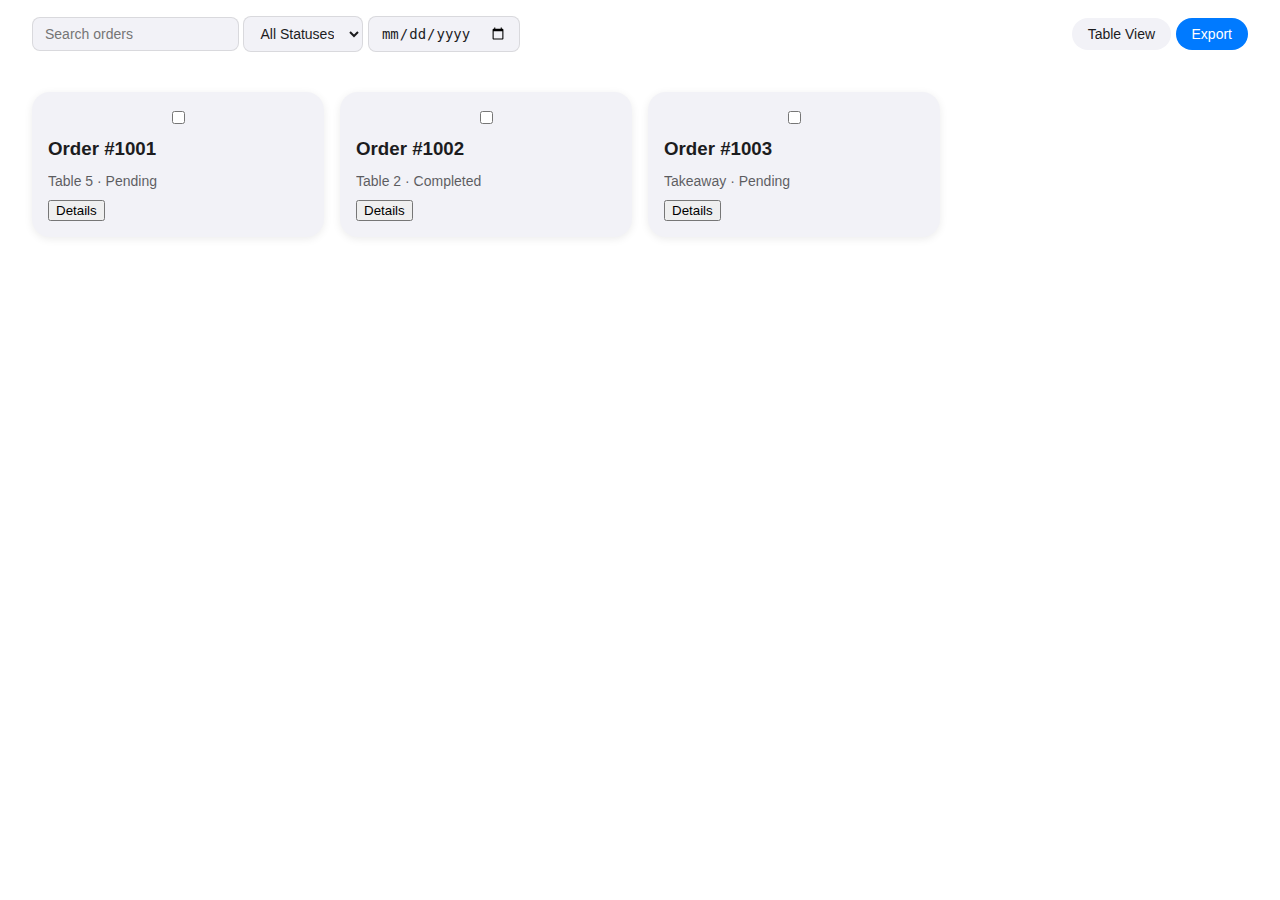
<file: admin_orders.html>
<!DOCTYPE html>
<html lang="en" data-theme="light">
<head>
    <meta charset="UTF-8" />
    <meta name="viewport" content="width=device-width, initial-scale=1.0" />
    <title>Admin Orders</title>
    <link rel="stylesheet" href="admin_orders.css" />
    <script defer src="admin_orders.js"></script>
</head>
<body>
    <!-- Top Toolbar -->
    <header class="toolbar">
        <div class="toolbar-left">
            <input type="search" placeholder="Search orders" class="search" />
            <select class="filter">
                <option>All Statuses</option>
                <option>Pending</option>
                <option>Completed</option>
            </select>
            <input type="date" class="date" />
        </div>
        <div class="toolbar-right">
            <button id="toggleView" class="btn secondary">Table View</button>
            <button class="btn primary">Export</button>
        </div>
    </header>

    <!-- Inline Banner for status feedback -->
    <div id="banner" class="banner hidden"></div>

    <!-- Orders List -->
    <main id="orders" class="orders cards">
        <!-- sample order cards -->
        <article class="order-card" data-id="1">
            <input type="checkbox" class="select" />
            <h3>Order #1001</h3>
            <p>Table 5 · Pending</p>
            <button class="details">Details</button>
        </article>
        <article class="order-card" data-id="2">
            <input type="checkbox" class="select" />
            <h3>Order #1002</h3>
            <p>Table 2 · Completed</p>
            <button class="details">Details</button>
        </article>
        <article class="order-card" data-id="3">
            <input type="checkbox" class="select" />
            <h3>Order #1003</h3>
            <p>Takeaway · Pending</p>
            <button class="details">Details</button>
        </article>
    </main>

    <!-- Details Drawer -->
    <aside id="drawer" class="drawer hidden">
        <div class="drawer-header">
            <h2>Order Details</h2>
            <button id="closeDrawer" class="btn icon">&times;</button>
        </div>
        <div class="drawer-body">
            <p id="orderInfo">Order content...</p>
            <label>Status
                <select id="status">
                    <option>Pending</option>
                    <option>Completed</option>
                </select>
            </label>
            <button class="btn secondary" id="print">Print Receipt</button>
        </div>
    </aside>

    <!-- Batch Action Bar -->
    <div id="batchBar" class="batch-bar hidden">
        <span id="selectedCount">0 selected</span>
        <button class="btn secondary" id="batchExport">Export</button>
        <button class="btn primary" id="batchMark">Mark Completed</button>
    </div>

    <!-- Toast Notification -->
    <div id="toast" class="toast hidden"></div>
</body>
</html>
</file>
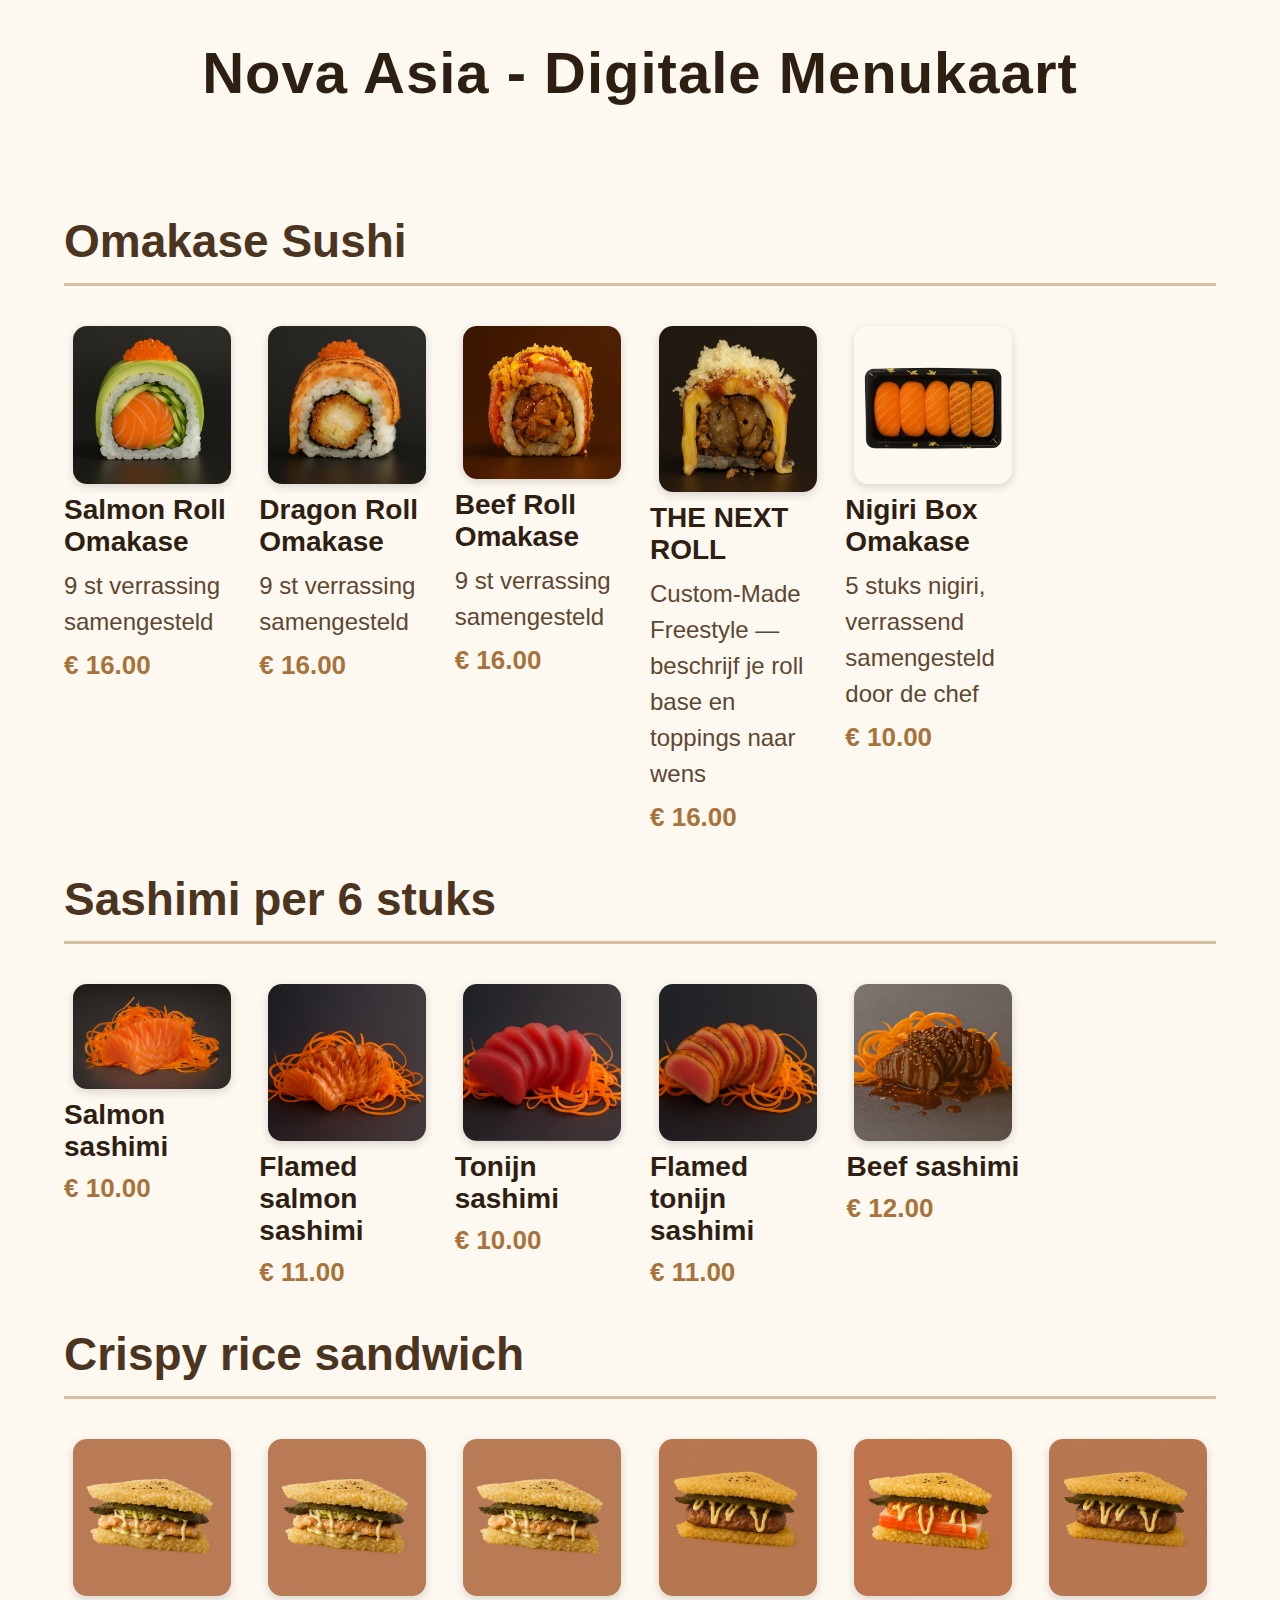
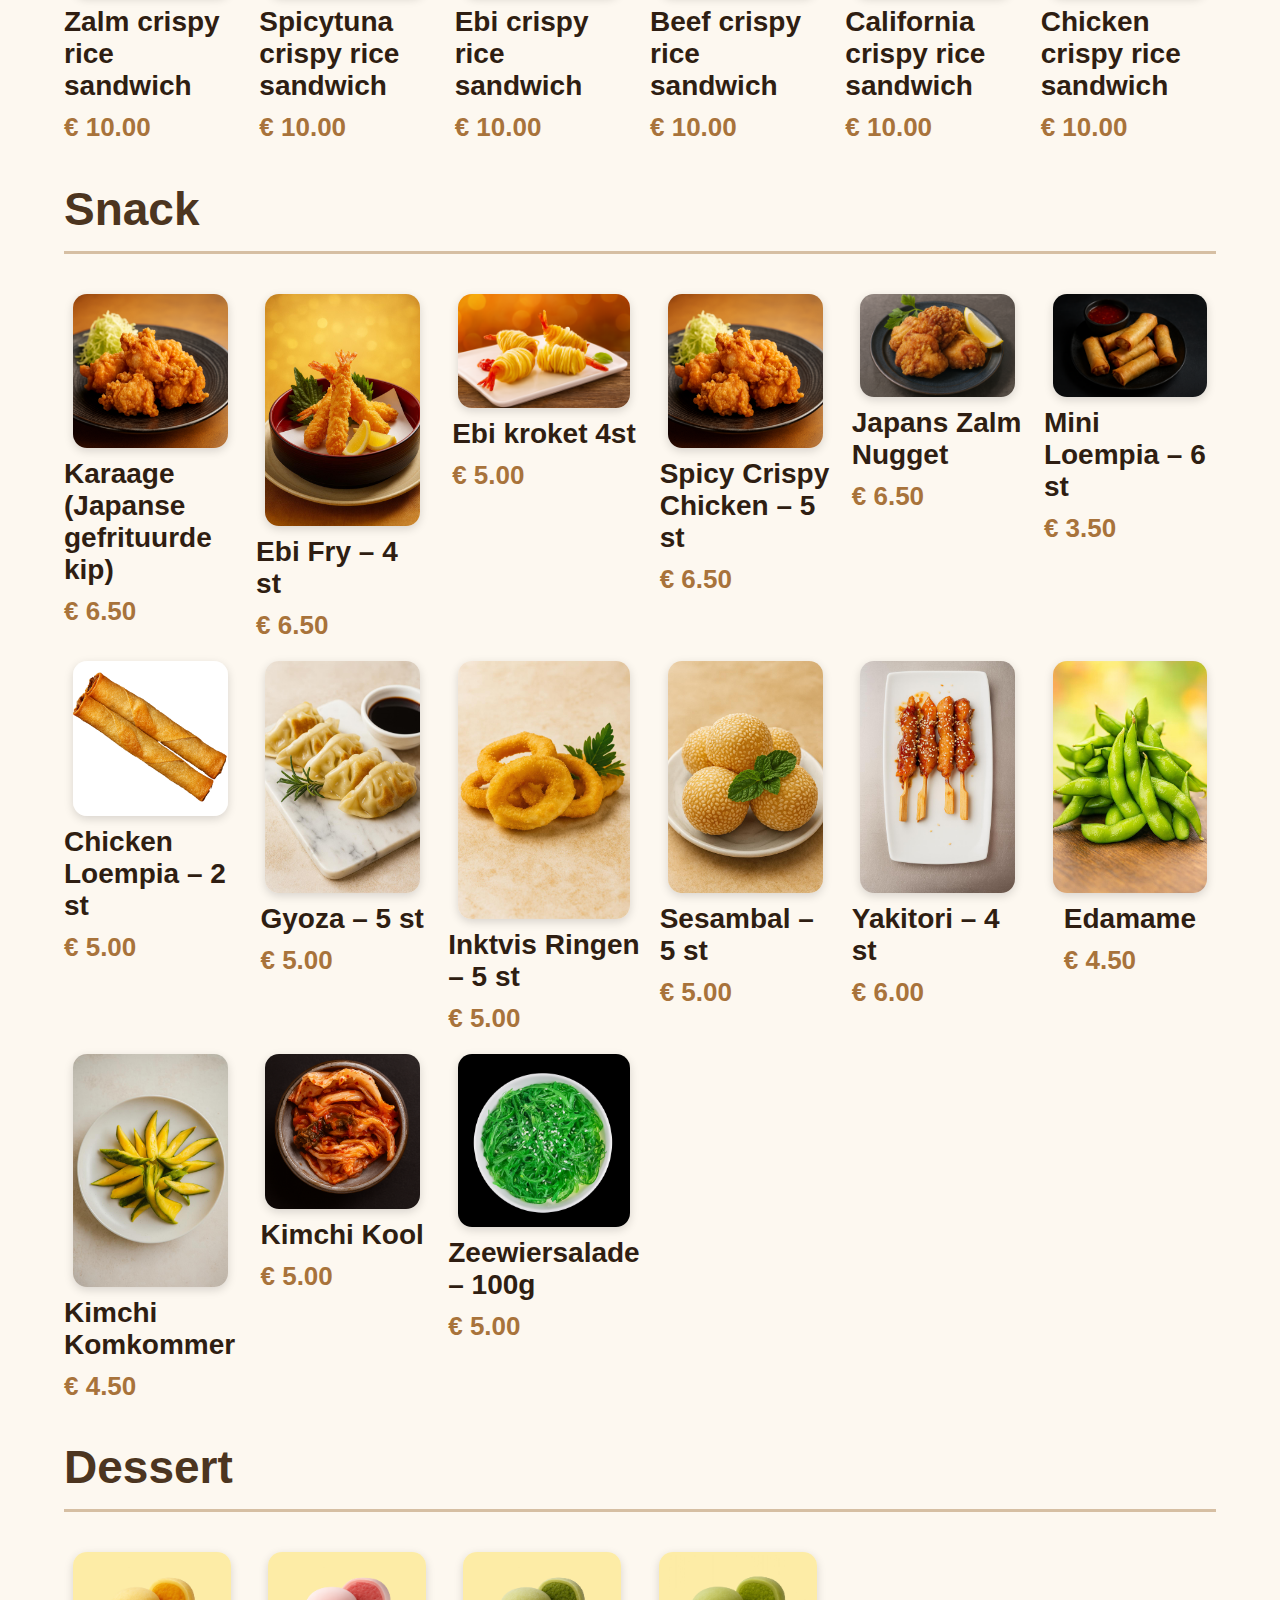
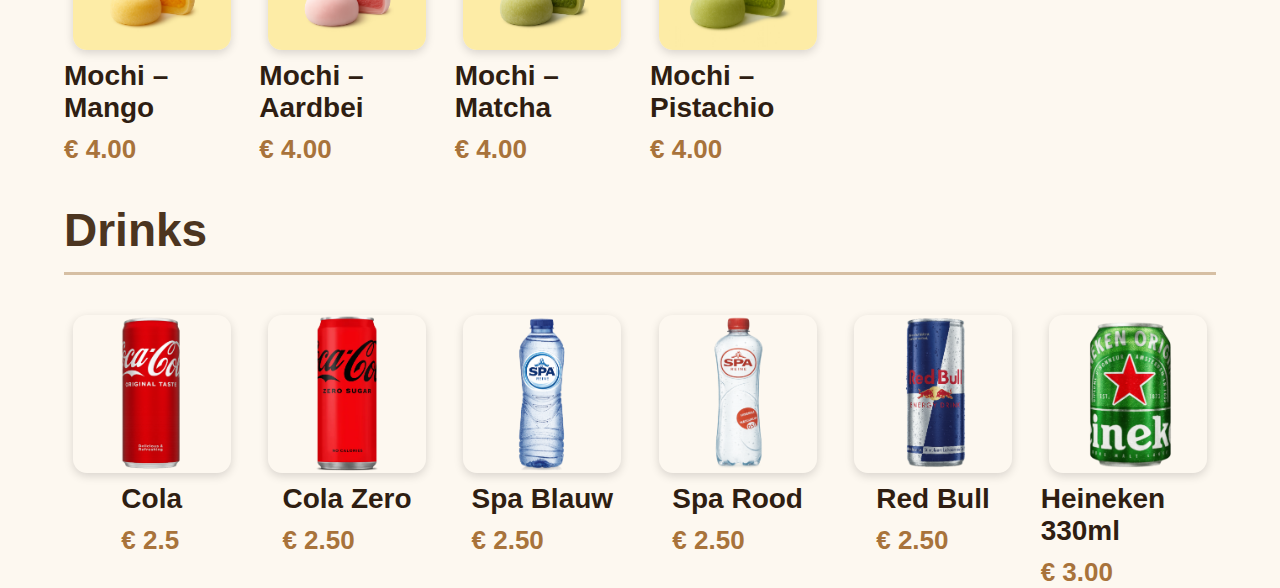
<file: index2.html>
<!DOCTYPE html>
<html lang="nl">
<head>
    <meta charset="UTF-8">
    <meta name="viewport" content="width=device-width, initial-scale=1.0, user-scalable=no">
    <meta name="screen-orientation" content="landscape">
    <meta name="x5-orientation" content="landscape">
    <title>Menu - Nova Asia</title>
    <link rel="stylesheet" href="style.css">
</head>
<body>
    <h1>Nova Asia - Digitale Menukaart</h1>
    <div class="menu-section">
        <h2>Omakase Sushi</h2>
        <div class="item">
            <img src="images/green-dragon-roll.png" alt="Salmon Roll Omakase">
            <div class="info">
                <h3>Salmon Roll Omakase</h3>
                <p>9 st verrassing samengesteld</p>
                <strong>€ 16.00</strong>
            </div>
        </div>
        <div class="item">
            <img src="images/angry-dragon.png" alt="Dragon Roll Omakase">
            <div class="info">
                <h3>Dragon Roll Omakase</h3>
                <p>9 st verrassing samengesteld</p>
                <strong>€ 16.00</strong>
            </div>
        </div>
        <div class="item">
            <img src="images/牛圈.png" alt="Beef Roll Omakase">
            <div class="info">
                <h3>Beef Roll Omakase</h3>
                <p>9 st verrassing samengesteld</p>
                <strong>€ 16.00</strong>
            </div>
        </div>
        <div class="item">
            <img src="images/几卷.png" alt="Chicken Roll Omakase">
            <div class="info">
                <h3>THE NEXT ROLL</h3>
                <p>Custom-Made Freestyle — beschrijf je roll base en toppings naar wens</p>
                <strong>€ 16.00</strong>
            </div>
        </div>
        <div class="item">
            <img src="images/NIG.png" alt="Nigiri Box Omakase">
            <div class="info">
                <h3>Nigiri Box Omakase</h3>
                <p>5 stuks nigiri, verrassend samengesteld door de chef</p>
                <strong>€ 10.00</strong>
            </div>
        </div>
    </div>
    <div class="menu-section">
        <h2>Sashimi per 6 stuks</h2>
        <div class="item">
            <img src="images/ss.png" alt="Salmon sashimi">
            <div class="info">
                <h3>Salmon sashimi</h3>
                <p></p>
                <strong>€ 10.00</strong>
            </div>
        </div>
        <div class="item">
            <img src="images/fz.png" alt="Flamed salmon sashimi">
            <div class="info">
                <h3>Flamed salmon sashimi</h3>
                <p></p>
                <strong>€ 11.00</strong>
            </div>
        </div>
        <div class="item">
            <img src="images/st.png" alt="Tonijn sashimi">
            <div class="info">
                <h3>Tonijn sashimi</h3>
                <p></p>
                <strong>€ 10.00</strong>
            </div>
        </div>
        <div class="item">
            <img src="images/ft.png" alt="Flamed tonijn sashimi">
            <div class="info">
                <h3>Flamed tonijn sashimi</h3>
                <p></p>
                <strong>€ 11.00</strong>
            </div>
        </div>
        <div class="item">
            <img src="images/suy.png" alt="Beef sashimi">
            <div class="info">
                <h3>Beef sashimi</h3>
                <p></p>
                <strong>€ 12.00</strong>
            </div>
        </div>
    </div>
    <div class="menu-section">
        <h2>Crispy rice sandwich</h2>
        <div class="item">
            <img src="images/Ebi.png" alt="Zalm crispy rice sandwich">
            <div class="info">
                <h3>Zalm crispy rice sandwich</h3>
                <p></p>
                <strong>€ 10.00</strong>
            </div>
        </div>
        <div class="item">
            <img src="images/Ebi.png" alt="Spicytuna crispy rice sandwich">
            <div class="info">
                <h3>Spicytuna crispy rice sandwich</h3>
                <p></p>
                <strong>€ 10.00</strong>
            </div>
        </div>
        <div class="item">
            <img src="images/Ebi.png" alt="Ebi crispy rice sandwich">
            <div class="info">
                <h3>Ebi crispy rice sandwich</h3>
                <p></p>
                <strong>€ 10.00</strong>
            </div>
        </div>
        <div class="item">
            <img src="images/beef-crispy.png" alt="Beef crispy rice sandwich">
            <div class="info">
                <h3>Beef crispy rice sandwich</h3>
                <p></p>
                <strong>€ 10.00</strong>
            </div>
        </div>
        <div class="item">
            <img src="images/california-crispy.png" alt="California crispy rice sandwich">
            <div class="info">
                <h3>California crispy rice sandwich</h3>
                <p></p>
                <strong>€ 10.00</strong>
            </div>
        </div>
        <div class="item">
            <img src="images/chicken-crispy.png" alt="Chicken crispy rice sandwich">
            <div class="info">
                <h3>Chicken crispy rice sandwich</h3>
                <p></p>
                <strong>€ 10.00</strong>
            </div>
        </div>
    </div>
    <div class="menu-section">
        <h2>Snack</h2>
        <div class="item">
            <img src="images/karaage.png" alt="Karaage (Japanse gefrituurde kip)">
            <div class="info">
                <h3>Karaage (Japanse gefrituurde kip)</h3>
                <p></p>
                <strong>€ 6.50</strong>
            </div>
        </div>
        <div class="item">
            <img src="images/EB.jpg" alt="Ebi Fry – 4 st">
            <div class="info">
                <h3>Ebi Fry – 4 st</h3>
                <p></p>
                <strong>€ 6.50</strong>
            </div>
        </div>
        <div class="item">
            <img src="images/KRO.png" alt="Ebi kroket 4st">
            <div class="info">
                <h3>Ebi kroket 4st</h3>
                <p></p>
                <strong>€ 5.00</strong>
            </div>
        </div>
        <div class="item">
            <img src="images/karaage.png" alt="Spicy Crispy Chicken – 5 st">
            <div class="info">
                <h3>Spicy Crispy Chicken – 5 st</h3>
                <p></p>
                <strong>€ 6.50</strong>
            </div>
        </div>
        <div class="item">
            <img src="images/JZN.png" alt="Japans Zalm Nugget">
            <div class="info">
                <h3>Japans Zalm Nugget</h3>
                <p></p>
                <strong>€ 6.50</strong>
            </div>
        </div>
        <div class="item">
            <img src="images/LOM.png" alt="Mini Loempia – 6 st">
            <div class="info">
                <h3>Mini Loempia – 6 st</h3>
                <p></p>
                <strong>€ 3.50</strong>
            </div>
        </div>
        <div class="item">
            <img src="images/KIPL.png" alt="Chicken Loempia – 2 st">
            <div class="info">
                <h3>Chicken Loempia – 2 st</h3>
                <p></p>
                <strong>€ 5.00</strong>
            </div>
        </div>
        <div class="item">
            <img src="images/GYO.jpg" alt="Gyoza – 5 st">
            <div class="info">
                <h3>Gyoza – 5 st</h3>
                <p></p>
                <strong>€ 5.00</strong>
            </div>
        </div>
        <div class="item">
            <img src="images/INKT.jpg" alt="Inktvis Ringen – 5 st">
            <div class="info">
                <h3>Inktvis Ringen – 5 st</h3>
                <p></p>
                <strong>€ 5.00</strong>
            </div>
        </div>
        <div class="item">
            <img src="images/SEM.jpg" alt="Sesambal – 5 st">
            <div class="info">
                <h3>Sesambal – 5 st</h3>
                <p></p>
                <strong>€ 5.00</strong>
            </div>
        </div>
        <div class="item">
            <img src="images/YAK.jpg" alt="Yakitori – 4 st">
            <div class="info">
                <h3>Yakitori – 4 st</h3>
                <p></p>
                <strong>€ 6.00</strong>
            </div>
        </div>
        <div class="item">
            <img src="images/EDA.jpg" alt="Edamame">
            <div class="info">
                <h3>Edamame</h3>
                <p></p>
                <strong>€ 4.50</strong>
            </div>
        </div>
        <div class="item">
            <img src="images/KKK.jpg" alt="Kimchi Komkommer">
            <div class="info">
                <h3>Kimchi Komkommer</h3>
                <p></p>
                <strong>€ 4.50</strong>
            </div>
        </div>
        <div class="item">
            <img src="images/KIM.png" alt="Kimchi Kool">
            <div class="info">
                <h3>Kimchi Kool</h3>
                <p></p>
                <strong>€ 5.00</strong>
            </div>
        </div>
        <div class="item">
            <img src="images/ZEW.png" alt="Zeewiersalade – 100g">
            <div class="info">
                <h3>Zeewiersalade – 100g</h3>
                <p></p>
                <strong>€ 5.00</strong>
            </div>
        </div>
    </div>
    <div class="menu-section">
        <h2>Dessert</h2>
        <div class="item">
            <img src="images/mochi-mango.png" alt="Mochi – Mango">
            <div class="info">
                <h3>Mochi – Mango</h3>
                <p></p>
                <strong>€ 4.00</strong>
            </div>
        </div>
        <div class="item">
            <img src="images/mochi-aardbei.png" alt="Mochi – Aardbei">
            <div class="info">
                <h3>Mochi – Aardbei</h3>
                <p></p>
                <strong>€ 4.00</strong>
            </div>
        </div>
        <div class="item">
            <img src="images/mochi-matcha.png" alt="Mochi – Matcha">
            <div class="info">
                <h3>Mochi – Matcha</h3>
                <p></p>
                <strong>€ 4.00</strong>
            </div>
        </div>
        <div class="item">
            <img src="images/mochi-pistachio.png" alt="Mochi – Pistachio">
            <div class="info">
                <h3>Mochi – Pistachio</h3>
                <p></p>
                <strong>€ 4.00</strong>
            </div>
        </div>
    </div>
    <div class="menu-section">
        <h2>Drinks</h2>
        <div class="item">
            <img src="images/COLA.png" alt="Cola">
            <div class="info">
                <h3>Cola</h3>
                <p></p>
                <strong>€ 2.5</strong>
            </div>
        </div>
        <div class="item">
            <img src="images/COLAZERO.webp" alt="Cola Zero">
            <div class="info">
                <h3>Cola Zero</h3>
                <p></p>
                <strong>€ 2.50</strong>
            </div>
        </div>
        <div class="item">
            <img src="images/SPA_BLAUW.png" alt="Spa Blauw">
            <div class="info">
                <h3>Spa Blauw</h3>
                <p></p>
                <strong>€ 2.50</strong>
            </div>
        </div>
        <div class="item">
            <img src="images/SPA_ROOD.png" alt="Spa Rood">
            <div class="info">
                <h3>Spa Rood</h3>
                <p></p>
                <strong>€ 2.50</strong>
            </div>
        </div>
        <div class="item">
            <img src="images/RED_BULL.png" alt="Red Bull">
            <div class="info">
                <h3>Red Bull</h3>
                <p></p>
                <strong>€ 2.50</strong>
            </div>
        </div>
        <div class="item">
            <img src="images/HEINEKEN.png" alt="Heineken 330ml">
            <div class="info">
                <h3>Heineken 330ml</h3>
                <p></p>
                <strong>€ 3.00</strong>
            </div>
        </div>
    </div>
    
    <script src="script.js"></script>
</body>
</html>
</file>
<file: admin_orders.css>
:root {
    color-scheme: light dark;
    --radius-large: 18px;
    --radius-small: 8px;
    --shadow: 0 2px 8px rgba(0,0,0,0.08);
    --bg: #ffffff;
    --fg: #1c1c1e;
    --bg-secondary: #f2f2f7;
    --accent: #007aff;
}
@media (prefers-color-scheme: dark) {
    :root {
        --bg: #1c1c1e;
        --fg: #f2f2f7;
        --bg-secondary: #2c2c2e;
        --shadow: 0 2px 8px rgba(0,0,0,0.6);
    }
}
body {
    margin: 0;
    padding: 0;
    font-family: -apple-system, BlinkMacSystemFont, "Segoe UI", Roboto, "Helvetica Neue", Arial, sans-serif;
    background: var(--bg);
    color: var(--fg);
    line-height: 1.5;
}
.toolbar {
    display: flex;
    justify-content: space-between;
    align-items: center;
    padding: 16px 32px;
    gap: 16px;
    background: var(--bg);
    position: sticky;
    top: 0;
    z-index: 10;
}
.toolbar input,
.toolbar select {
    font-size: 14px;
    padding: 8px 12px;
    border-radius: var(--radius-small);
    border: 1px solid rgba(0,0,0,0.1);
    background: var(--bg-secondary);
    color: var(--fg);
}
.btn {
    padding: 8px 16px;
    border-radius: var(--radius-large);
    border: none;
    cursor: pointer;
    font-size: 14px;
    transition: background 0.2s ease;
}
.btn.primary {
    background: var(--accent);
    color: #fff;
}
.btn.secondary {
    background: var(--bg-secondary);
    color: var(--fg);
}
.btn.icon {
    background: transparent;
    font-size: 24px;
}
.orders {
    display: grid;
    gap: 16px;
    padding: 24px 32px 80px;
}
.orders.cards {
    grid-template-columns: repeat(auto-fill, minmax(240px, 1fr));
}
.order-card {
    background: var(--bg-secondary);
    border-radius: var(--radius-large);
    padding: 16px;
    box-shadow: var(--shadow);
    display: flex;
    flex-direction: column;
    gap: 8px;
}
.order-card h3 {
    margin: 0;
    font-weight: 600;
}
.order-card p {
    margin: 0;
    font-size: 14px;
    color: var(--fg);
    opacity: 0.7;
}
.order-card .details {
    align-self: flex-start;
}
/* table view */
.orders.table {
    display: block;
}
.orders.table table {
    width: 100%;
    border-collapse: collapse;
}
.orders.table th,
.orders.table td {
    padding: 12px 8px;
    text-align: left;
    border-bottom: 1px solid rgba(0,0,0,0.1);
}
.drawer {
    position: fixed;
    top: 0;
    right: 0;
    width: 320px;
    max-width: 80%;
    height: 100%;
    background: var(--bg);
    box-shadow: -4px 0 12px rgba(0,0,0,0.1);
    transform: translateX(100%);
    transition: transform 0.25s ease-in-out;
    display: flex;
    flex-direction: column;
}
.drawer.visible {
    transform: translateX(0);
}
.drawer-header {
    display: flex;
    justify-content: space-between;
    align-items: center;
    padding: 16px;
    border-bottom: 1px solid rgba(0,0,0,0.1);
}
.drawer-body {
    padding: 16px;
    flex: 1;
    display: flex;
    flex-direction: column;
    gap: 16px;
}
.batch-bar {
    position: fixed;
    bottom: 0;
    left: 0;
    right: 0;
    background: var(--bg);
    padding: 12px 32px;
    display: flex;
    justify-content: space-between;
    align-items: center;
    box-shadow: 0 -2px 8px rgba(0,0,0,0.1);
}
.banner {
    padding: 12px 32px;
    background: var(--bg-secondary);
    text-align: center;
}
.toast {
    position: fixed;
    bottom: 24px;
    left: 50%;
    transform: translateX(-50%);
    background: var(--fg);
    color: var(--bg);
    padding: 12px 24px;
    border-radius: var(--radius-large);
    box-shadow: var(--shadow);
}
.hidden {
    display: none;
}
</file>
<file: style.css>
body {
    font-family: "Segoe UI", Arial, sans-serif;
    font-size: clamp(14px, 2vw, 18px);
    background-color: #fdf8f0;
    color: #3e3022;
    margin: 0;
    padding: 0 5%;
    box-sizing: border-box;
}

@media screen and (orientation: portrait) {
    body {
        transform: rotate(90deg);
        transform-origin: left top;
        width: 100vh;
        height: 100vw;
        overflow: hidden;
    }
}

body::-webkit-scrollbar {
    display: none;              /* Chrome/Safari 隐藏滚动条 */
}
h1 {
    text-align: center;
    font-size: clamp(32px, 8vw, 58px); /* 更大标题 */
    margin-bottom: 70px;
    font-weight: bold;
    color: #2d1f12;
    letter-spacing: 1px;
}
.float-text {
  animation: float 3s ease-in-out infinite;
  display: inline-block;
  font-size: clamp(20px, 5vw, 38px);
  margin-bottom: 20px;
}

@keyframes float {
  0%, 100% { transform: translateY(0); }
  50% { transform: translateY(-6px); }
}

.menu-section {
    max-width: none;
    margin: 0 auto;
    display: grid;
    grid-template-columns: repeat(6, 1fr);
    gap: 20px;
    width: 100%;
}

.menu-section h2 {
    font-size: clamp(24px, 6vw, 46px);
    margin-bottom: 20px;
    color: #4c3520;
    border-bottom: 3px solid #d6bfa3;
    padding-bottom: 15px;
    grid-column: 1 / -1;
}

.item {
    display: flex;
    flex-direction: column;
    align-items: center;
    margin: 0;
    padding: 0;
    border-bottom: none;
}

.item img {
    width: 90%;
    height: auto;
    object-fit: cover;
    border-radius: 14px;
    margin: 0 auto 10px;
    box-shadow: 0 3px 10px rgba(0, 0, 0, 0.15);
}

.info h3 {
    font-size: clamp(18px, 4vw, 28px);
    margin: 0 0 10px;
    color: #2f1e12;
}

.info p {
    font-size: clamp(16px, 3.5vw, 24px);
    margin: 0 0 10px;
    color: #5e4730;
    line-height: 1.5;
}

.info strong {
    font-size: clamp(18px, 4vw, 26px);
    color: #a8733b;
}
</file>
